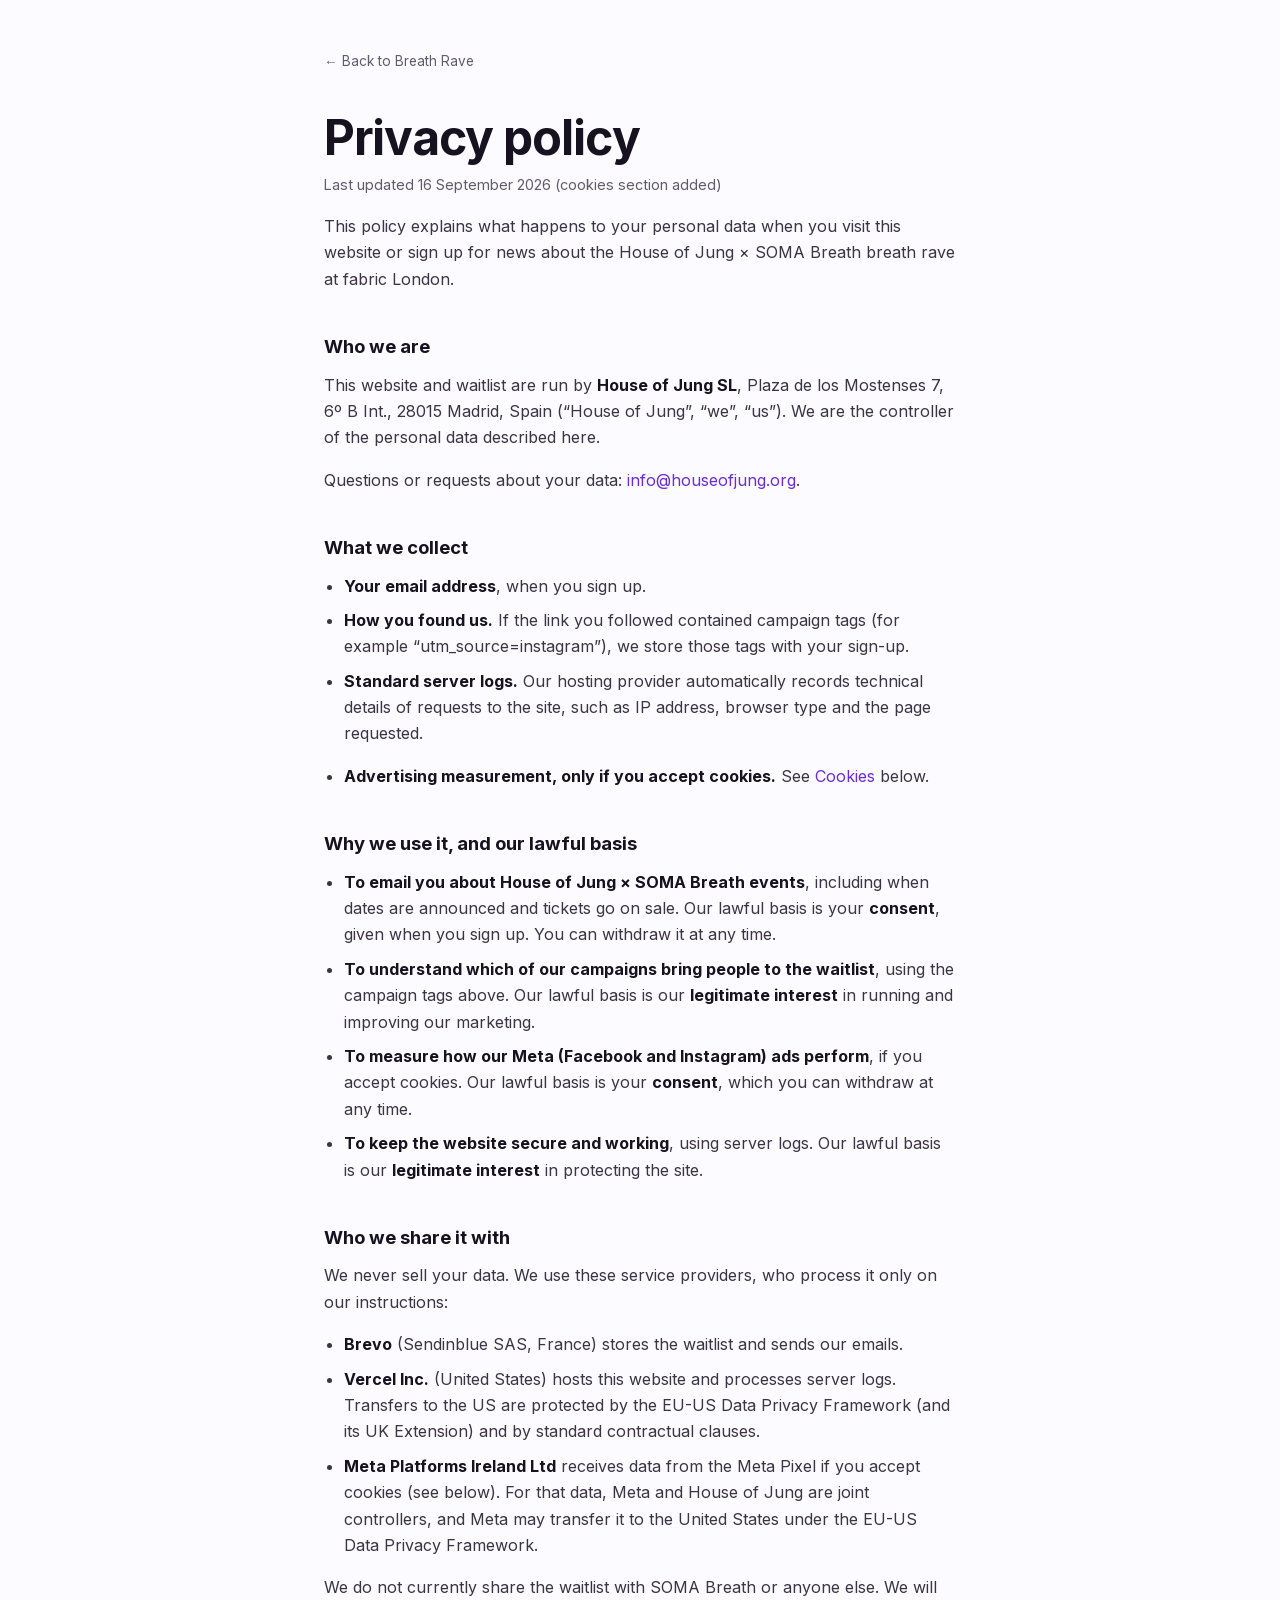
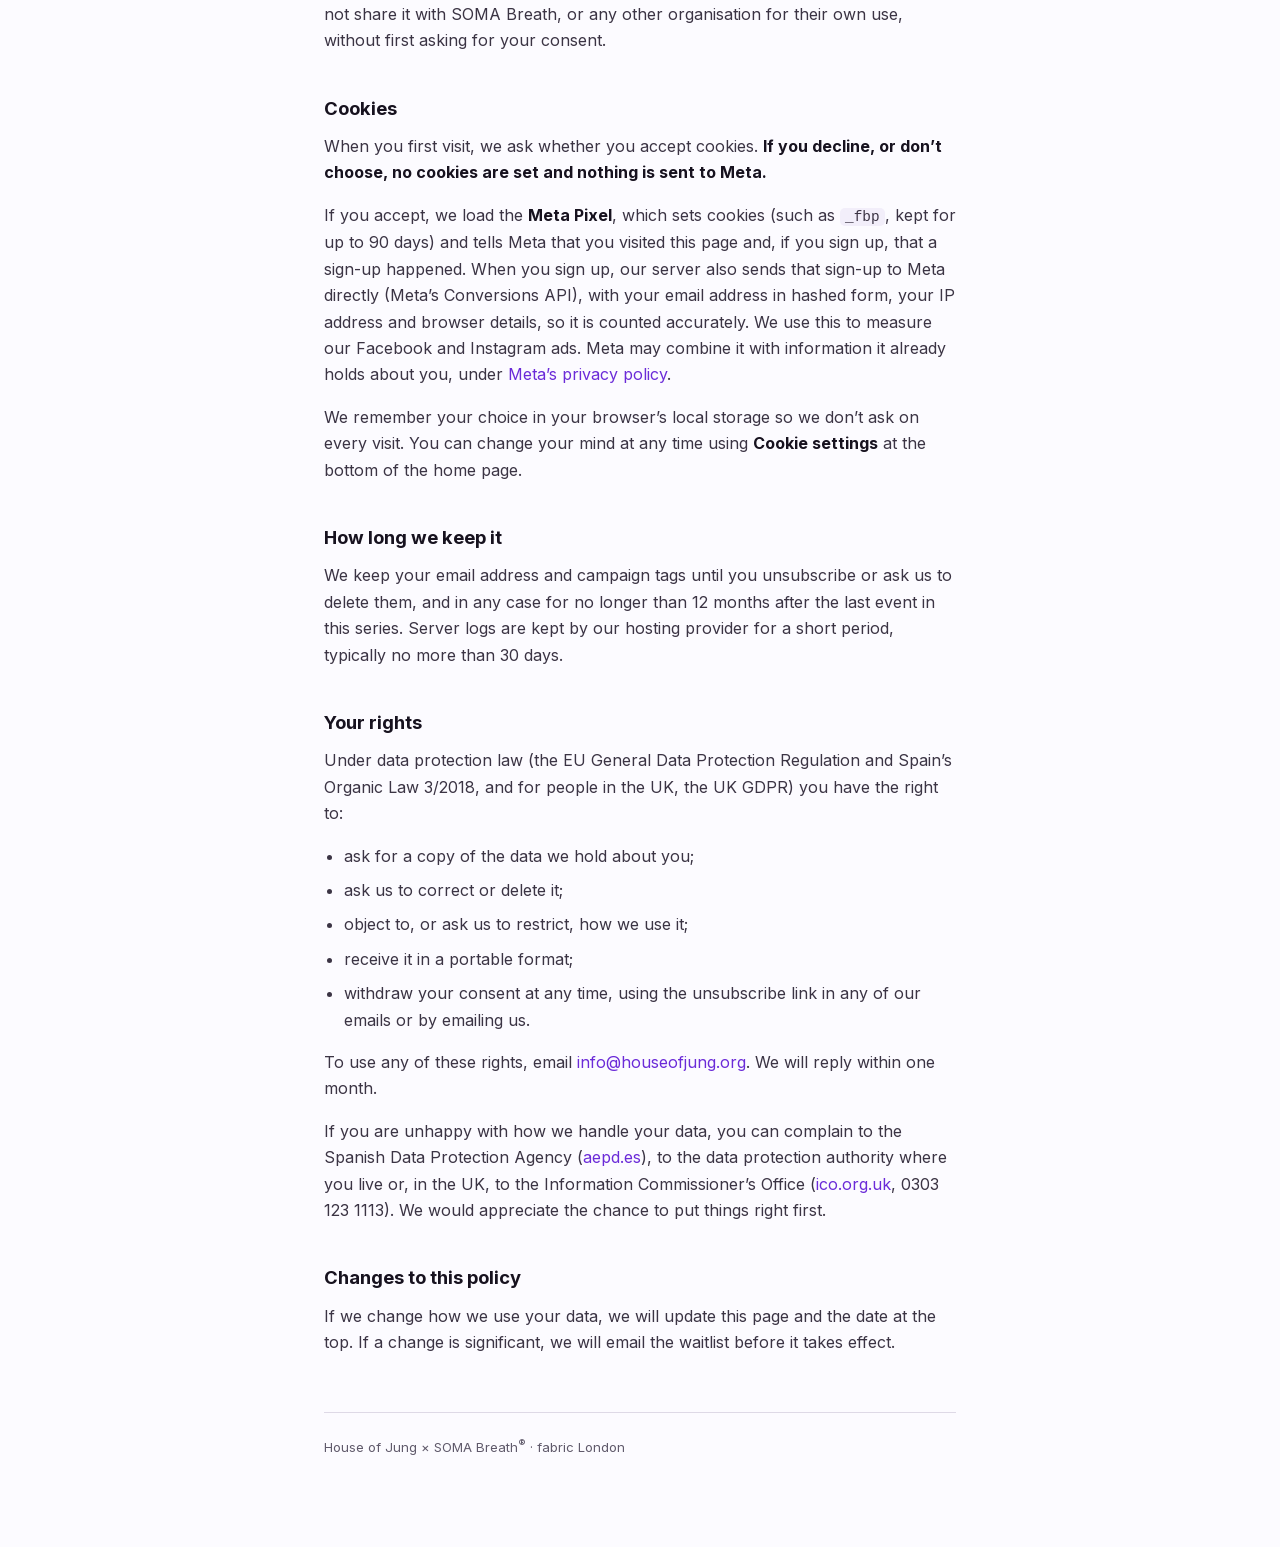
<file: privacy.html>
<!doctype html>
<html lang="en-GB">
<head>
<meta charset="utf-8">
<meta name="viewport" content="width=device-width, initial-scale=1, viewport-fit=cover">
<title>Privacy policy · Breath Rave at fabric London</title>
<meta name="robots" content="noindex">
<meta name="theme-color" content="#eae7ff">
<link rel="preload" as="font" type="font/woff2" href="/fonts/inter-latin-var.woff2" crossorigin>
<link rel="preload" as="font" type="font/woff2" href="/fonts/archivo-black-latin.woff2" crossorigin>
<link rel="stylesheet" href="/css/style.css">
<style>
  body { background: var(--paper); color: var(--ink); font-family: var(--font); }
  main { max-width: 42rem; margin: 0 auto; padding: 48px 20px 90px; }
  .back { display: inline-block; font-size: .85rem; color: var(--muted); margin-bottom: 40px; }
  h1 { font-family: "Archivo Black", var(--font); font-size: clamp(2.1rem, 6vw, 3rem); line-height: 1.05; letter-spacing: -.02em; margin: 0 0 10px; }
  h2 { font-family: "Archivo Black", var(--font); font-size: 1.15rem; margin: 40px 0 10px; }
  p, ul { margin: 0 0 16px; font-size: 1rem; line-height: 1.65; color: #3b3444; }
  ul { padding-left: 20px; }
  li { margin-bottom: 8px; }
  strong { color: var(--ink); }
  a { color: var(--purple); }
  .updated { color: var(--muted); font-size: .9rem; }
  footer { margin-top: 56px; padding-top: 22px; border-top: 1px solid var(--line); font-size: .82rem; color: var(--muted); }
  code { background: #f2eefa; padding: 1px 5px; border-radius: 5px; font-size: .9em; }
</style>
</head>
<body>
<main>
  <a class="back" href="/">← Back to Breath Rave</a>

  <h1>Privacy policy</h1>
  <p class="updated">Last updated 16 September 2026 (cookies section added)</p>

  <p>
    This policy explains what happens to your personal data when you visit this website or sign
    up for news about the House of Jung × SOMA Breath breath rave at fabric London.
  </p>

  <h2>Who we are</h2>
  <p>
    This website and waitlist are run by <strong>House of Jung SL</strong>, Plaza de los
    Mostenses 7, 6º B Int., 28015 Madrid, Spain (“House of Jung”, “we”, “us”). We are the
    controller of the personal data described here.
  </p>
  <p>
    Questions or requests about your data: <a href="mailto:info@houseofjung.org">info@houseofjung.org</a>.
  </p>

  <h2>What we collect</h2>
  <ul>
    <li><strong>Your email address</strong>, when you sign up.</li>
    <li>
      <strong>How you found us.</strong> If the link you followed contained campaign tags (for
      example “utm_source=instagram”), we store those tags with your sign-up.
    </li>
    <li>
      <strong>Standard server logs.</strong> Our hosting provider automatically records technical
      details of requests to the site, such as IP address, browser type and the page requested.
    </li>
  </ul>
  <ul>
    <li>
      <strong>Advertising measurement, only if you accept cookies.</strong> See
      <a href="#cookies">Cookies</a> below.
    </li>
  </ul>

  <h2>Why we use it, and our lawful basis</h2>
  <ul>
    <li>
      <strong>To email you about House of Jung × SOMA Breath events</strong>, including when dates
      are announced and tickets go on sale. Our lawful basis is your <strong>consent</strong>,
      given when you sign up. You can withdraw it at any time.
    </li>
    <li>
      <strong>To understand which of our campaigns bring people to the waitlist</strong>, using the
      campaign tags above. Our lawful basis is our <strong>legitimate interest</strong> in running
      and improving our marketing.
    </li>
    <li>
      <strong>To measure how our Meta (Facebook and Instagram) ads perform</strong>, if you accept
      cookies. Our lawful basis is your <strong>consent</strong>, which you can withdraw at any time.
    </li>
    <li>
      <strong>To keep the website secure and working</strong>, using server logs. Our lawful basis
      is our <strong>legitimate interest</strong> in protecting the site.
    </li>
  </ul>

  <h2>Who we share it with</h2>
  <p>We never sell your data. We use these service providers, who process it only on our instructions:</p>
  <ul>
    <li>
      <strong>Brevo</strong> (Sendinblue SAS, France) stores the waitlist and sends our emails.
    </li>
    <li>
      <strong>Vercel Inc.</strong> (United States) hosts this website and processes server logs.
      Transfers to the US are protected by the EU-US Data Privacy Framework (and its UK
      Extension) and by standard contractual clauses.
    </li>
    <li>
      <strong>Meta Platforms Ireland Ltd</strong> receives data from the Meta Pixel if you accept
      cookies (see below). For that data, Meta and House of Jung are joint controllers, and Meta may
      transfer it to the United States under the EU-US Data Privacy Framework.
    </li>
  </ul>
  <p>
    We do not currently share the waitlist with SOMA Breath or anyone else. We will not share it
    with SOMA Breath, or any other organisation for their own use, without first asking for your
    consent.
  </p>

  <h2 id="cookies">Cookies</h2>
  <p>
    When you first visit, we ask whether you accept cookies. <strong>If you decline, or don’t
    choose, no cookies are set and nothing is sent to Meta.</strong>
  </p>
  <p>
    If you accept, we load the <strong>Meta Pixel</strong>, which sets cookies (such as
    <code>_fbp</code>, kept for up to 90 days) and tells Meta that you visited this page and, if
    you sign up, that a sign-up happened. When you sign up, our server also sends that sign-up
    to Meta directly (Meta’s Conversions API), with your email address in hashed form, your IP
    address and browser details, so it is counted accurately. We use this to measure our Facebook
    and Instagram ads.
    Meta may combine it with information it already holds about you, under
    <a href="https://www.facebook.com/privacy/policy/">Meta’s privacy policy</a>.
  </p>
  <p>
    We remember your choice in your browser’s local storage so we don’t ask on every visit. You can
    change your mind at any time using <strong>Cookie settings</strong> at the bottom of the home page.
  </p>

  <h2>How long we keep it</h2>
  <p>
    We keep your email address and campaign tags until you unsubscribe or ask us to delete them,
    and in any case for no longer than 12 months after the last event in this series. Server logs
    are kept by our hosting provider for a short period, typically no more than 30 days.
  </p>

  <h2>Your rights</h2>
  <p>
    Under data protection law (the EU General Data Protection Regulation and Spain’s Organic Law
    3/2018, and for people in the UK, the UK GDPR) you have the right to:
  </p>
  <ul>
    <li>ask for a copy of the data we hold about you;</li>
    <li>ask us to correct or delete it;</li>
    <li>object to, or ask us to restrict, how we use it;</li>
    <li>receive it in a portable format;</li>
    <li>withdraw your consent at any time, using the unsubscribe link in any of our emails or by emailing us.</li>
  </ul>
  <p>
    To use any of these rights, email <a href="mailto:info@houseofjung.org">info@houseofjung.org</a>. We will
    reply within one month.
  </p>
  <p>
    If you are unhappy with how we handle your data, you can complain to the Spanish Data
    Protection Agency (<a href="https://www.aepd.es">aepd.es</a>), to the data protection
    authority where you live or, in the UK, to the Information Commissioner’s Office
    (<a href="https://ico.org.uk/make-a-complaint/">ico.org.uk</a>, 0303 123 1113). We would
    appreciate the chance to put things right first.
  </p>

  <h2>Changes to this policy</h2>
  <p>
    If we change how we use your data, we will update this page and the date at the top. If a
    change is significant, we will email the waitlist before it takes effect.
  </p>

  <footer>House of Jung × SOMA Breath<sup>®</sup> · fabric London</footer>
</main>
</body>
</html>
</file>
<file: css/style.css>
@font-face{font-family:Inter;src:url('/fonts/inter-latin-var.woff2') format('woff2');font-weight:100 900;font-display:swap}
@font-face{font-family:Archivo;src:url('/fonts/archivo-black-latin.woff2') format('woff2');font-weight:900;font-display:swap}
:root{--ink:#17121f;--purple:#6b2bd8;--pink:#f597ce;--paper:#fcfbff;--muted:#605a6b;--line:#ded9e6;--font:Inter,Arial,sans-serif}
*{box-sizing:border-box}html{scroll-behavior:smooth;scroll-padding-top:100px}body{margin:0;background:var(--paper);color:var(--ink);font-family:var(--font);font-size:16px;line-height:1.6;-webkit-font-smoothing:antialiased}a{color:inherit;text-decoration:none}button{font:inherit}img{max-width:100%;display:block}figure,h1,h2,h3,p{margin:0}button,a,summary{-webkit-tap-highlight-color:transparent}a:focus-visible,button:focus-visible,summary:focus-visible{outline:3px solid #7c38eb;outline-offset:6px}::selection{background:#cbb7ff;color:#16101e}.wrap{width:min(1320px,calc(100% - 112px));margin-inline:auto}.section{padding-block:108px}.eyebrow{font-size:.78rem;font-weight:700;letter-spacing:.13em;line-height:1.6}.display{font-family:Archivo,var(--font);font-size:clamp(2.35rem,4.3vw,4.15rem);line-height:1.1;letter-spacing:-.045em;font-weight:900}.purple{color:var(--purple)}.lead{font-size:1.38rem;line-height:1.45;font-weight:650}.skip{position:fixed;z-index:100;top:-100px;padding:12px 24px;background:white}.skip:focus{top:0}.header{padding:24px 40px;display:flex;align-items:center;gap:24px;position:relative;z-index:10;background:#fff;min-height:90px}.logo-link{flex-shrink:0}.header img{width:164px;height:auto}.collab{font-size:.75rem;font-weight:600;letter-spacing:.12em;display:flex;gap:22px;align-items:center;white-space:nowrap}.collab>span{font-size:1.5rem;font-weight:300;opacity:.5}.header nav{margin-left:auto;display:flex;gap:28px;font-size:.875rem;font-weight:550}.header nav a:hover{color:var(--purple)}.button{display:inline-flex;align-items:center;justify-content:center;gap:32px;padding:18px 26px;background:var(--ink);color:white;border-radius:100px;font-size:.95rem;font-weight:650;line-height:1.4;transition:background .2s,transform .2s;min-height:56px;white-space:nowrap}.button:hover{background:var(--purple);transform:translateY(-2px)}.button span{font-size:1.3rem;font-weight:400}.button.small{font-size:.84rem;min-height:44px;padding:12px 20px;gap:20px}.text-link{font-weight:650;display:inline-flex;align-items:center;gap:18px;font-size:.9rem;padding:8px 0;border-bottom:1px solid currentColor;line-height:1.5}.text-link:hover{color:var(--purple)}.hero{position:relative;overflow:hidden;background:radial-gradient(ellipse at 82% 78%,#ccb3fe 0,transparent 42%),radial-gradient(ellipse at 2% 72%,#f8d4ee 0,transparent 55%),linear-gradient(120deg,#f7f5ff 12%,#e9e5ff 65%,#cedefe 100%)}.hero-inner{display:grid;grid-template-columns:1.13fr 1fr;gap:72px;padding-top:60px;padding-bottom:56px;align-items:center;position:relative}.hero-copy .eyebrow{display:flex;align-items:center;gap:12px;font-size:.75rem}.mini-line{width:24px;height:2px;background:var(--purple)}.slash{opacity:.45;margin-inline:2px}.hero h1{font-family:Archivo,Arial,sans-serif;font-size:clamp(4.2rem,8.6vw,8.3rem);line-height:.98;letter-spacing:-.065em;margin:27px 0 24px;font-weight:900}.hero h1>span{color:var(--purple)}.hero h2{font-size:clamp(1.2rem,1.7vw,1.65rem);letter-spacing:-.045em;line-height:1.4;font-weight:650}.intro{font-size:1.025rem;line-height:1.65;max-width:470px;color:#4f465e;margin-top:18px}.hero-actions{display:flex;align-items:center;gap:24px;margin-top:27px;flex-wrap:wrap}.hero-actions .text-link{font-size:.8rem}.fine{font-size:.75rem;color:#675d74;margin-top:17px}.hero-film{align-self:stretch;min-height:590px;max-height:780px;position:relative;isolation:isolate;border-radius:200px 200px 24px 24px;overflow:hidden;background:#38204f;box-shadow:0 24px 68px #58338028}.hero-film video{width:100%;height:100%;object-fit:cover;position:absolute;inset:0;object-position:50%}.film-shade{position:absolute;inset:0;background:linear-gradient(0deg,#110725a8 0%,transparent 60%,#17072728 100%)}.film-top{position:absolute;top:40px;left:0;right:0;display:flex;flex-direction:column;align-items:center;gap:18px;color:white}.film-label{font-size:.75rem;letter-spacing:.16em;font-weight:650;text-shadow:0 1px 5px #000}.film-button{border:1px solid #ffffff8c;border-radius:100px;background:#140d2866;color:white;padding:8px 13px;cursor:pointer;display:flex;align-items:center;gap:10px;font-size:.75rem;backdrop-filter:blur(10px);min-height:38px}.film-button:hover{background:#140d28aa}.film-title{position:absolute;bottom:76px;left:32px;font-family:Archivo,Arial,sans-serif;color:white;font-size:clamp(2rem,4.4vw,4.5rem);line-height:1.02;letter-spacing:-.045em}.hero-film figcaption{position:absolute;bottom:22px;left:30px;right:30px;color:white;display:flex;justify-content:space-between;gap:16px;font-size:.75rem;border-top:1px solid #ffffff59;padding-top:12px}.hero-film figcaption span:last-child{opacity:.75}.event-strip{border-top:1px solid #2a183320;display:grid;grid-template-columns:.7fr 1fr 1fr;padding-block:28px 30px;gap:30px}.event-strip>div{display:flex;flex-direction:column;gap:9px}.event-strip>div+div{border-left:1px solid #2a183320;padding-left:36px}.meta-label{font-size:.75rem;letter-spacing:.15em;font-weight:600;color:#66566e}.event-strip strong{font-size:.95rem;letter-spacing:-.02em;font-weight:550}.event-strip .venue-word{font-size:1.9rem;font-weight:800;line-height:1;letter-spacing:-.075em}.venue-word span{font-size:.82rem;font-weight:450;letter-spacing:0;margin-left:8px}.split-heading{display:grid;grid-template-columns:1.15fr 1fr;gap:110px;margin-top:25px;margin-bottom:55px}.manifesto-copy{color:var(--muted);font-size:1rem;max-width:440px;padding-top:5px}.manifesto-copy p+p{margin-top:16px}.manifesto-copy p:first-child{color:var(--ink);font-size:1.16rem;font-weight:550;line-height:1.5}.journey{display:grid;grid-template-columns:repeat(3,1fr);gap:24px}.step-image{position:relative;border-radius:18px;overflow:hidden;aspect-ratio:1.25}.step-image img{width:100%;height:100%;object-fit:cover;transition:transform .8s}.step:hover img{transform:scale(1.025)}.step-no{position:absolute;top:16px;left:16px;display:grid;place-items:center;background:#ffffffed;width:42px;height:42px;border-radius:50%;font-size:.85rem;font-weight:600}.step-copy{padding:24px 8px 0 0}.step-copy .eyebrow{font-size:.75rem;color:var(--purple)}.step-copy h3{font-size:1.35rem;font-weight:650;letter-spacing:-.04em;margin-top:9px;margin-bottom:12px}.step-copy p{color:var(--muted);font-size:.94rem;line-height:1.65}.media-note{font-size:.75rem;color:#716c7a;margin-top:36px}.sound-section{position:relative;background:#1a0e29;color:white;overflow:hidden}.sound-section:before{content:'';position:absolute;inset:0;background:radial-gradient(ellipse at 15% 130%,#834be699 0,transparent 58%),radial-gradient(ellipse at 95% 4%,#8c326657 0,transparent 46%);pointer-events:none}.sound-inner{position:relative;padding-block:90px;display:grid;grid-template-columns:1.3fr 1fr;gap:80px}.sound-type>.eyebrow{color:#d9c6f9;margin-bottom:30px}.sound-type h2{font-size:clamp(3.25rem,6.7vw,6.5rem)}.sound-type h2 span{color:#d1acff}.sound-copy{padding-top:0;max-width:410px}.venue-large{font-size:4rem;line-height:1;font-weight:800;letter-spacing:-.08em;display:inline-block}.venue-large span{display:block;font-size:.75rem;letter-spacing:.5em;font-weight:500;text-align:right;margin-top:12px}.sound-copy p{color:#d8cfe5;margin-top:24px;font-size:.98rem}.sound-copy p:nth-of-type(1){font-size:1.24rem;font-weight:500;color:#fff;line-height:1.5}.light{background:#fff;color:var(--ink);margin-top:28px}.light:hover{background:#ead8ff;color:var(--ink)}.sound-detail{display:block;font-size:.75rem;color:#bfaccf;margin-top:18px}.founder{display:grid;grid-template-columns:1fr 1fr;gap:90px;align-items:center}.founder-photo{position:relative;border-radius:22px;overflow:hidden;background:#e4e0ed;align-self:stretch;min-height:620px}.founder-photo img{height:100%;width:100%;object-fit:cover;object-position:54% center}.founder-photo:after{content:'';position:absolute;inset:55% 0 0;background:linear-gradient(transparent,#120d20b0);pointer-events:none}.founder-photo figcaption{position:absolute;bottom:32px;left:32px;z-index:1;color:white;font-size:1.45rem;letter-spacing:-.03em;font-weight:650}.founder-photo figcaption span{display:block;font-size:.75rem;letter-spacing:.13em;font-weight:500;margin-top:4px}.founder-copy>.eyebrow{margin-bottom:22px}.founder-copy h2{font-size:clamp(2.05rem,3.2vw,3.2rem)}.founder-copy .lead{margin-top:28px;color:var(--ink)}.founder-copy>p:not(.eyebrow){margin-top:18px}.founder-copy>p:not(.eyebrow):not(.lead){font-size:.95rem;color:var(--muted)}.founder-tags{display:flex;gap:8px;flex-wrap:wrap;margin-block:24px}.founder-tags span{font-size:.75rem;border:1px solid var(--line);border-radius:30px;padding:6px 12px}.method{background:#f0edf8}.method-inner{display:grid;grid-template-columns:1.2fr 1fr;gap:90px}.method-inner h2{margin-top:24px}.method-copy{max-width:435px}.method-copy>p+p{margin-top:20px;color:var(--muted);font-size:.95rem}.method-note{border-left:2px solid #9774df;margin-top:28px;padding-left:20px}.method-note strong{font-size:.9rem}.method-note p{font-size:.87rem;color:var(--muted);margin-top:7px}.questions{display:grid;grid-template-columns:.8fr 1.3fr;gap:70px}.question-heading h2{margin-top:22px}.faq-list{border-top:1px solid var(--line)}details{border-bottom:1px solid var(--line)}summary{display:flex;align-items:center;justify-content:space-between;gap:20px;padding:24px 0;cursor:pointer;list-style:none;font-weight:600;font-size:1.01rem;line-height:1.4}summary::-webkit-details-marker{display:none}summary>span{font-size:1.5rem;font-weight:300;color:var(--purple);transition:transform .2s;flex-shrink:0}details[open] summary>span{transform:rotate(45deg)}.answer{padding:0 35px 24px 0;color:var(--muted);font-size:.94rem}.answer a{margin-top:12px;color:var(--purple)}.priority{background:radial-gradient(ellipse at 82% 20%,#a7c4ff 0,transparent 53%),radial-gradient(ellipse at 9% 80%,#ffc0e9 0,transparent 58%),linear-gradient(110deg,#d8caff,#d9bdf7);padding-block:85px 78px;position:relative;overflow:hidden}.priority h2{font-size:clamp(4rem,9.2vw,8.8rem);line-height:1;letter-spacing:-.06em;margin-top:28px}.priority h2>span{color:var(--purple)}.priority-bottom{margin-top:40px;display:flex;align-items:center;justify-content:space-between;gap:40px;border-top:1px solid #5a3f752a;padding-top:35px}.priority-bottom p{font-size:1rem;line-height:1.6}.priority-bottom p+p{color:#554368;margin-top:8px}.signup-action{text-align:center}.large{font-size:1.08rem;padding:21px 35px;gap:58px}.signup-action>span{display:block;font-size:.75rem;line-height:1.6;color:#5b476d;margin-top:14px}.footer{padding-block:44px 28px}.footer-top{display:flex;align-items:center;gap:28px}.footer-top img{width:176px;height:auto}.footer-top>span{color:#888;font-size:1.4rem;font-weight:300}.footer-top strong{letter-spacing:.1em;font-size:.75rem;font-weight:600}.footer-top>a{margin-left:auto;font-size:.8rem;font-weight:550}.footer-bottom{display:flex;justify-content:space-between;align-items:center;gap:20px;margin-top:35px;padding-top:24px;border-top:1px solid var(--line);font-size:.75rem;color:var(--muted)}.footer-note{font-size:.75rem;color:#736b7d;margin-top:13px}.mobile-cta{display:none}.reveal{opacity:1}.motion-ready .reveal{opacity:0;transform:translateY(18px);transition:opacity .65s,transform .65s}.motion-ready .reveal.visible{opacity:1;transform:none}
@media(min-width:1600px){.hero-inner{padding-block:75px}.hero-film{min-height:690px}}
@media(max-width:1200px){.header{padding:20px 28px;gap:18px}.header nav{gap:18px}.collab{font-size:.75rem;gap:15px}.header img{width:135px}.wrap{width:calc(100% - 72px)}.hero-inner{gap:35px}.hero-film{min-height:580px}.hero h1{font-size:8.8vw}.hero-actions{gap:12px}.hero-actions .button{gap:18px;padding:16px 20px}.split-heading{gap:60px}.founder{gap:48px}.method-inner{gap:50px}.questions{gap:40px}.founder-photo{min-height:600px}}
@media(max-width:960px){.header nav{display:none}.header>.button{margin-left:auto}.hero-inner{grid-template-columns:1.1fr 1fr;gap:28px}.hero h1{font-size:8.8vw}.hero h2{font-size:1.25rem}.hero-film{min-height:535px}.hero-actions{gap:14px}.hero-actions .text-link{font-size:.75rem}.hero-film figcaption{left:20px;right:20px;flex-direction:column;gap:1px}.film-title{left:22px;bottom:89px}.event-strip{gap:20px;grid-template-columns:.6fr 1fr 1fr}.event-strip>div+div{padding-left:20px}.event-strip strong{font-size:.82rem}.journey{gap:18px}.step-copy h3{font-size:1.2rem}.section{padding-block:80px}.sound-inner{gap:40px}.sound-copy p{font-size:.92rem}.founder{gap:40px}.founder-photo{min-height:640px}.founder-copy h2{font-size:2.1rem}.founder-tags span{font-size:.75rem}.priority-bottom{align-items:flex-start;gap:30px}.large{gap:26px;padding:20px 26px}.footer-top{gap:18px}}
@media(max-width:700px){html{scroll-padding-top:24px}.wrap{width:calc(100% - 40px)}.header{padding:19px 20px;min-height:78px;gap:14px}.header img{width:126px}.collab{font-size:.75rem;gap:12px;letter-spacing:.06em}.collab>span{font-size:1.2rem}.header>.button{display:none}.hero-inner{display:flex;flex-direction:column;align-items:stretch;padding-top:38px;padding-bottom:28px;gap:32px}.hero-copy .eyebrow{font-size:.75rem;gap:9px}.hero h1{font-size:clamp(3.75rem,17.6vw,7.8rem);margin-block:23px 22px}.hero h2{font-size:1.29rem;letter-spacing:-.035em}.intro{font-size:.98rem;max-width:460px;margin-top:14px}.hero-actions{gap:21px;margin-top:24px}.hero-actions .button{font-size:.88rem;padding:17px 22px;gap:30px}.hero-actions .text-link{font-size:.77rem}.fine{font-size:.75rem;max-width:300px;margin-top:14px}.hero-film{min-height:0;height:400px;border-radius:135px 135px 18px 18px;max-width:500px;width:100%;align-self:center}.hero-film video{object-position:50% 44%}.film-top{top:30px;gap:12px}.film-title{font-size:3.15rem;left:26px;bottom:68px}.hero-film figcaption{flex-direction:row;left:26px;right:26px;font-size:.75rem}.film-label{font-size:.75rem}.film-button{font-size:.75rem;padding:7px 12px}.event-strip{grid-template-columns:1fr 1fr;gap:24px 12px;padding-block:25px}.event-strip>div:nth-child(2){padding-left:16px}.event-strip>div:nth-child(3){grid-column:1/-1;border-left:0;border-top:1px solid #2a183320;padding-left:0;padding-top:20px;flex-direction:row;justify-content:space-between;align-items:center;gap:12px}.meta-label{font-size:.75rem}.event-strip strong{font-size:.77rem}.event-strip .venue-word{font-size:1.7rem}.venue-word span{font-size:.75rem}.event-strip>div:nth-child(2) strong{max-width:180px}.section{padding-block:65px}.eyebrow{font-size:.75rem}.display{font-size:2.4rem;line-height:1.13;letter-spacing:-.045em}.split-heading{grid-template-columns:1fr;gap:26px;margin-top:20px;margin-bottom:32px}.manifesto-copy{max-width:none}.manifesto-copy p:first-child{font-size:1.1rem}.manifesto-copy p+p{margin-top:13px}.journey{grid-template-columns:1fr;gap:36px}.step{display:grid;grid-template-columns:1fr;gap:0}.step-image{aspect-ratio:1.45;border-radius:14px}.step-copy{padding-top:19px}.step-copy h3{font-size:1.42rem;margin-block:6px 8px}.step-copy p{font-size:.95rem}.step-no{width:38px;height:38px;top:13px;left:13px}.media-note{font-size:.75rem;margin-top:30px;max-width:310px}.sound-inner{grid-template-columns:1fr;gap:45px;padding-block:63px}.sound-type h2{font-size:3.8rem}.sound-copy{max-width:500px}.venue-large{font-size:3rem}.venue-large span{font-size:.75rem}.sound-copy p{font-size:.97rem}.sound-copy p:nth-of-type(1){font-size:1.2rem}.founder{grid-template-columns:1fr;gap:36px}.founder-photo{min-height:0;height:450px;border-radius:18px;order:1}.founder-photo img{object-position:55% 45%}.founder-copy{order:0}.founder-copy h2{font-size:2.3rem}.founder-copy .lead{font-size:1.2rem}.founder-copy .eyebrow{margin-bottom:18px}.founder-copy>p:not(.eyebrow){margin-top:17px}.founder-tags span{font-size:.75rem}.founder-photo figcaption{left:24px;bottom:24px;font-size:1.3rem}.method-inner{grid-template-columns:1fr;gap:32px}.method-inner h2{margin-top:20px}.method-copy{max-width:none}.method-copy .lead{font-size:1.23rem}.questions{grid-template-columns:1fr;gap:34px}.question-heading h2 br{display:none}.question-heading h2{margin-top:16px}.faq-list summary{font-size:.97rem;padding-block:23px;gap:20px}.answer{padding-right:15px;font-size:.92rem}.priority{padding-block:60px 54px}.priority h2{font-size:clamp(3.2rem,12vw,5rem);margin-top:24px;line-height:1.03}.priority-bottom{margin-top:30px;padding-top:24px;flex-direction:column;gap:27px}.priority-bottom p{font-size:.98rem}.desktop-br{display:none}.signup-action{width:100%}.signup-action .button{width:100%;font-size:1rem;justify-content:space-between}.signup-action>span{font-size:.75rem}.footer{padding-block:34px 108px}.footer-top{gap:16px;flex-wrap:wrap}.footer-top img{width:135px}.footer-top strong{font-size:.75rem;letter-spacing:.07em}.footer-top>a{width:100%;margin-top:4px;font-size:.77rem}.footer-bottom{flex-direction:column;align-items:flex-start;gap:11px;margin-top:21px;padding-top:21px;font-size:.75rem}.footer-note{font-size:.75rem}.mobile-cta{display:flex;position:fixed;z-index:20;bottom:0;left:0;right:0;background:#fffefcf5;backdrop-filter:blur(15px);border-top:1px solid #e7e0ed;padding:12px 20px calc(12px + env(safe-area-inset-bottom));justify-content:space-between;align-items:center;box-shadow:0 -5px 25px #26163108;gap:15px}.mobile-cta>span{font-size:.75rem;line-height:1.55;color:#716578}.mobile-cta strong{display:block;font-weight:600;color:var(--ink);font-size:.81rem}.mobile-cta .button{font-size:.82rem;gap:25px;min-height:43px}}
@media(max-width:370px){.hero-actions{gap:13px}.hero-actions .text-link{font-size:.75rem}.hero-actions .button{font-size:.8rem;padding:16px 19px;gap:18px}.hero-film{height:365px}.film-title{font-size:2.9rem}.event-strip>div:nth-child(3){align-items:flex-start;flex-direction:column;gap:7px}.display{font-size:2.1rem}.hero-copy .eyebrow{font-size:.75rem}}
@media(prefers-reduced-motion:reduce){html{scroll-behavior:auto}*,*:before,*:after{transition:none!important;animation:none!important}.motion-ready .reveal{opacity:1;transform:none}.step:hover img{transform:none}}

.intro,.step-copy p,.manifesto-copy,.sound-copy p,.founder-copy>p:not(.eyebrow):not(.lead),.method-copy>p+p,.method-note p,.answer{font-size:1rem}

.button.small,.mobile-cta .button{font-size:.875rem}
</file>
